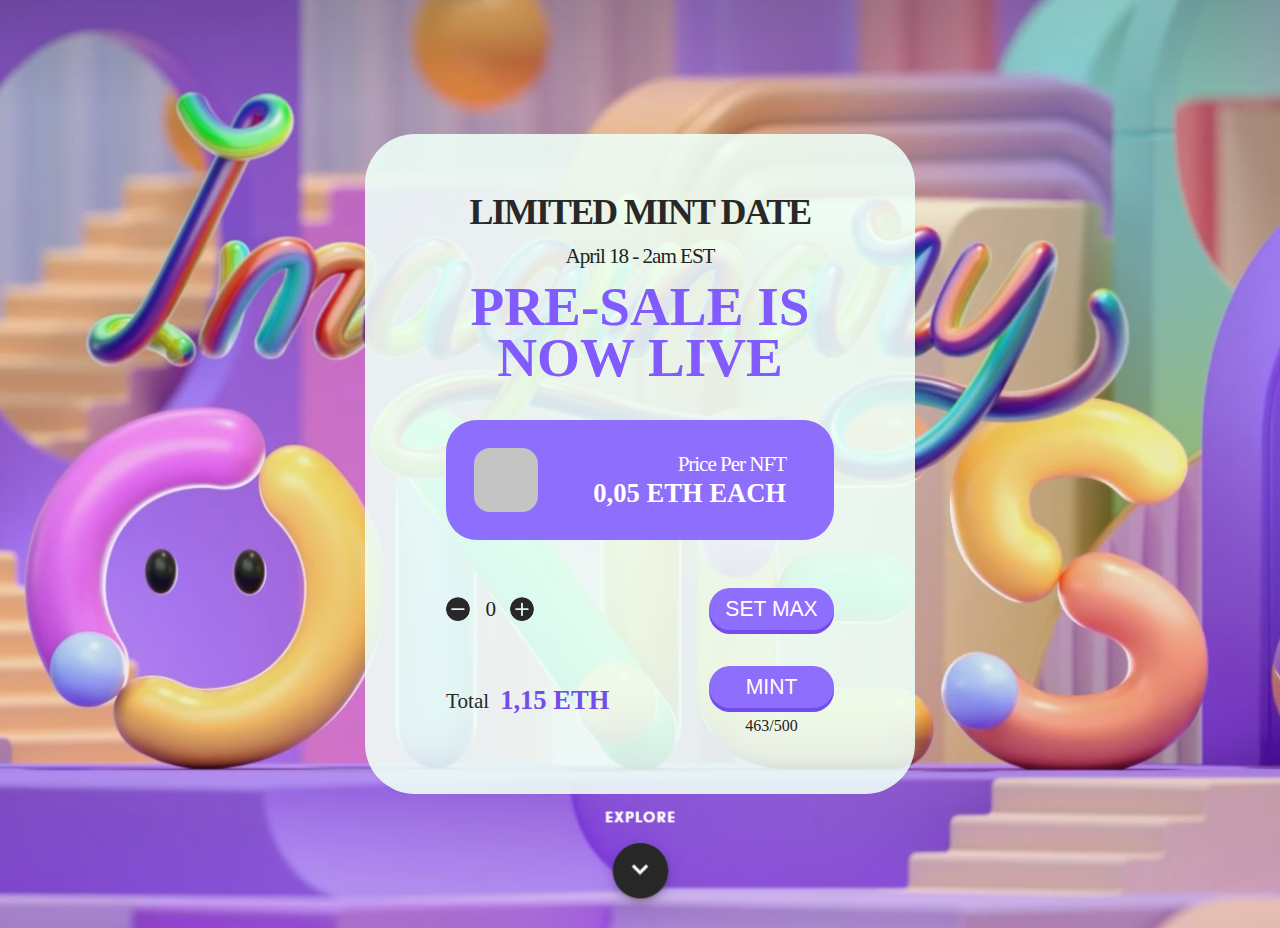
<file: index.html>
<!DOCTYPE html>
<html lang="en">
<head>
    <meta charset="UTF-8">
    <meta http-equiv="X-UA-Compatible" content="IE=edge">
    <meta name="viewport" content="width=device-width, initial-scale=1.0">
    <title>Imaginary Ones</title>
    <link rel="stylesheet" href="css/style.css">
    <link href="https://fonts.cdnfonts.com/css/gotham-pro" rel="stylesheet">
    <link href="https://fonts.cdnfonts.com/css/isidora-soft-alt" rel="stylesheet">
</head>
<body>
    <main>
        <div class="intro">
            <div class="wrapper">
                <p class="main__intro">LIMITED MINT DATE</p>
                <time class="time_text">April 18 - 2am EST</time>
                <p class="main__description">PRE-SALE IS <br>NOW LIVE</p>
                <div class="wrapper__flex">
                    <div class="wrapper__price__nft">
                        <div class="wrapper__logo__nft">
                        <p class="box__nft"></p>
                    </div>
                    <div class="wrapper__desc__nft">
                        <p class="price__description">Price Per NFT</p>
                        <p class="price__per-each">0,05 ETH EACH</p>
                    </div>
                    </div>
                </div>
                <div class="wrap__count">
                    <div class="wrapper__button__count">
                        <button onclick="DecrementClick()" class="count__minus count__button"></button> 
                        <p class="count" id="count__id">0</p>    
                        <button onclick="IncrementClick()" class="count__plus count__button"></button>
                    </div>
                     <div class="max-mint">
                        <button onclick="setMax()" class="set-max__button">SET MAX</button>
                    </div>
                </div>
                <div class="wrap__count__second">
                    <div class="wrapper__button__total">
                        <p class="total__text">Total </p>
                        <p class="ETH"><span id="total-eth">1,15</span> ETH</p>
                    </div>

                     <div class="max-mint">
                        <button onclick="mint()" class="set-max__button set__mint">MINT</button>
                        <br>
                        <p class="mint-count"><span id="js-mint">463</span>/500</p>
                    </div>
                </div>
            </div>
        </div>
    </main>
    <script src="js/main.js"></script>
</body>
</html>
</file>
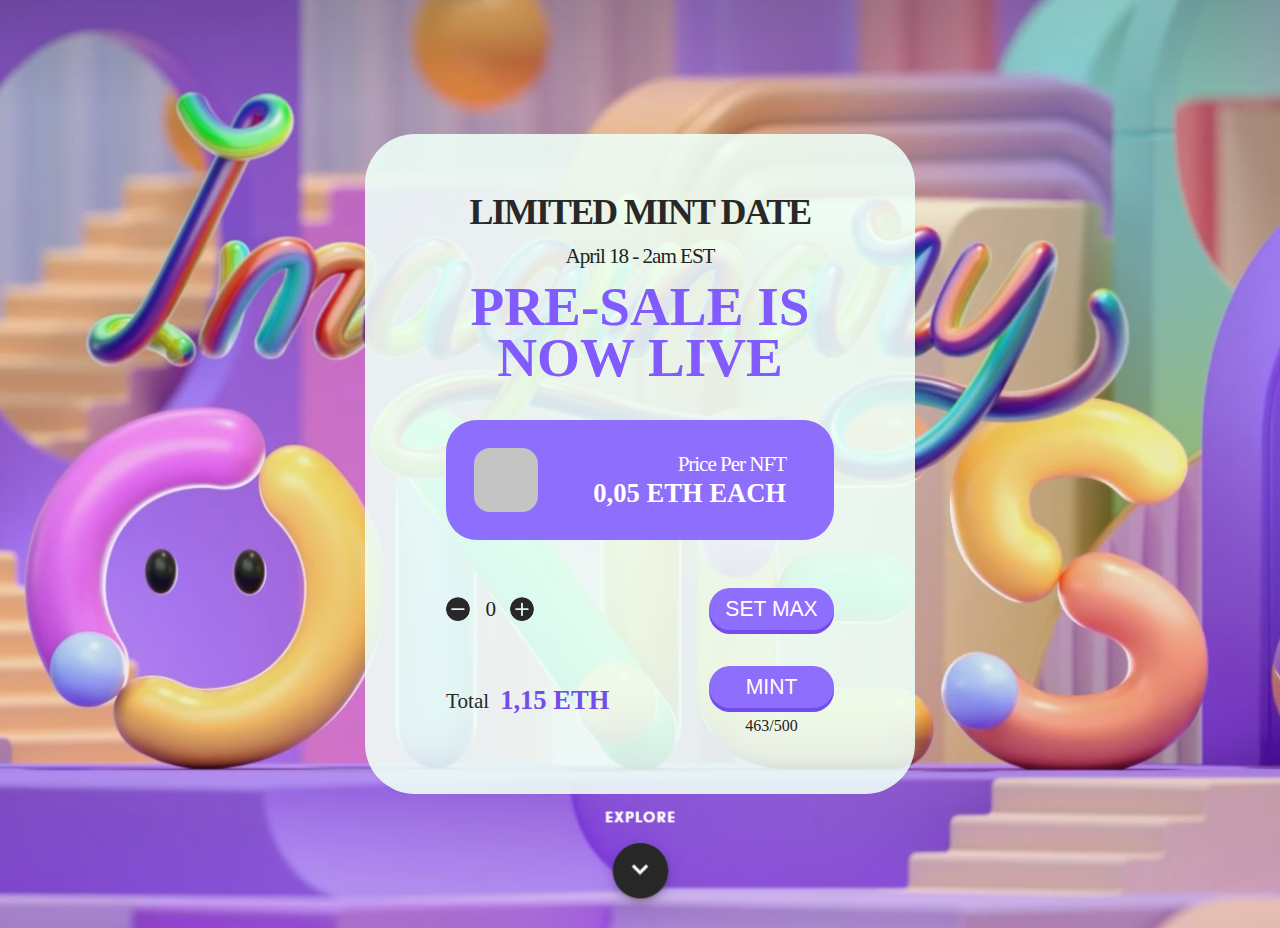
<file: html/index.html>
<!DOCTYPE html>
<html lang="en">
<head>
    <meta charset="UTF-8">
    <meta http-equiv="X-UA-Compatible" content="IE=edge">
    <meta name="viewport" content="width=device-width, initial-scale=1.0">
    <title>Imaginary Ones</title>
    <link rel="stylesheet" href="../css/style.css">
    <link href="http://fonts.cdnfonts.com/css/gotham-pro" rel="stylesheet">
    <link href="http://fonts.cdnfonts.com/css/isidora-soft-alt" rel="stylesheet">
</head>
<body>
    <main>
        <div class="intro">
            <div class="wrapper">
                <p class="main__intro">LIMITED MINT DATE</p>
                <time class="time_text">April 18 - 2am EST</time>
                <p class="main__description">PRE-SALE IS <br>NOW LIVE</p>
                <div class="wrapper__flex">
                    <div class="wrapper__price__nft">
                        <div class="wrapper__logo__nft">
                        <p class="box__nft"></p>
                    </div>
                    <div class="wrapper__desc__nft">
                        <p class="price__description">Price Per NFT</p>
                        <p class="price__per-each">0,05 ETH EACH</p>
                    </div>
                    </div>
                </div>
                <div class="wrap__count">
                    <div class="wrapper__button__count">
                        <button onclick="DecrementClick()" class="count__minus count__button"></button> 
                        <p class="count" id="count__id">0</p>    
                        <button onclick="IncrementClick()" class="count__plus count__button"></button>
                    </div>
                     <div class="max-mint">
                        <button onclick="setMax()" class="set-max__button">SET MAX</button>
                    </div>
                </div>
                <div class="wrap__count__second">
                    <div class="wrapper__button__total">
                        <p class="total__text">Total </p>
                        <p class="ETH"><span id="total-eth">1,15</span> ETH</p>
                    </div>

                     <div class="max-mint">
                        <button onclick="mint()" class="set-max__button set__mint">MINT</button>
                        <br>
                        <p class="mint-count"><span id="js-mint">463</span>/500</p>
                    </div>
                </div>

            </div>
        </div>
    </main>
    <script src="../js/main.js"></script>
</body>
</html>
</file>
<file: css/style.css>
html, body, div, span, applet, object, iframe,
h1, h2, h3, h4, h5, h6, p, blockquote, pre,
a, abbr, acronym, address, big, cite, code,
del, dfn, em, img, ins, kbd, q, s, samp,
small, strike, strong, sub, sup, tt, var,
b, u, i, center,
dl, dt, dd, ol, ul, li,
fieldset, form, label, legend,
table, caption, tbody, tfoot, thead, tr, th, td,
article, aside, canvas, details, embed,
figure, figcaption, footer, header, hgroup,
menu, nav, output, ruby, section, summary,
time, mark, audio, video {
  margin: 0;
	padding: 0;
	border: 0;
	font-size: 100%;
	font: inherit;
	vertical-align: baseline;
}

:focus {
    outline: 0;
}

/* HTML5 display-role reset for older browsers */
article, aside, details, figcaption, figure,
footer, header, hgroup, menu, nav, section {
	display: block;
}

body {
	line-height: 1;
}

ol, ul {
	list-style: none;
}

blockquote, q {
	quotes: none;
}

blockquote:before, blockquote:after,
q:before, q:after {
	content: '';
	content: none;
}

table {
	border-collapse: collapse;
	border-spacing: 0;
}

input[type=search]::-webkit-search-cancel-button,
input[type=search]::-webkit-search-decoration,
input[type=search]::-webkit-search-results-button,
input[type=search]::-webkit-search-results-decoration {
    -webkit-appearance: none;
    -moz-appearance: none;
}

input[type=search] {
    -webkit-appearance: none;
    -moz-appearance: none;
    -webkit-box-sizing: content-box;
    -moz-box-sizing: content-box;
    box-sizing: content-box;
}

textarea {
    overflow: auto;
    vertical-align: top;
    resize: vertical;
}

audio,
canvas,
video {
    display: inline-block;
    *display: inline;
    *zoom: 1;
    max-width: 100%;
}

audio:not([controls]) {
    display: none;
    height: 0;
}

[hidden] {
    display: none;
}

html {
    font-size: 100%; /* 1 */
    -webkit-text-size-adjust: 100%; /* 2 */
    -ms-text-size-adjust: 100%; /* 2 */
}

a:focus {
    outline: thin dotted;
}

a:active,
a:hover {
    outline: 0;
}

img {
    border: 0; /* 1 */
    -ms-interpolation-mode: bicubic; /* 2 */
}


figure {
    margin: 0;
}

form {
    margin: 0;
}


fieldset {
    border: 1px solid #c0c0c0;
    margin: 0 2px;
    padding: 0.35em 0.625em 0.75em;
}


legend {
    border: 0; /* 1 */
    padding: 0;
    white-space: normal; /* 2 */
    *margin-left: -7px; /* 3 */
}

button,
input,
select,
textarea {
    font-size: 100%; /* 1 */
    margin: 0; /* 2 */
    vertical-align: baseline; /* 3 */
    *vertical-align: middle; /* 3 */
}

button,
input {
    line-height: normal;
}

button,
select {
    text-transform: none;
}

button,
html input[type="button"], /* 1 */
input[type="reset"],
input[type="submit"] {
    -webkit-appearance: button; /* 2 */
    cursor: pointer; /* 3 */
    *overflow: visible;  /* 4 */
}

button[disabled],
html input[disabled] {
    cursor: default;
}

input[type="checkbox"],
input[type="radio"] {
    box-sizing: border-box; /* 1 */
    padding: 0; /* 2 */
    *height: 13px; /* 3 */
    *width: 13px; /* 3 */
}

input[type="search"] {
    -webkit-appearance: textfield; /* 1 */
    -moz-box-sizing: content-box;
    -webkit-box-sizing: content-box; /* 2 */
    box-sizing: content-box;
}

input[type="search"]::-webkit-search-cancel-button,
input[type="search"]::-webkit-search-decoration {
    -webkit-appearance: none;
}

button::-moz-focus-inner,
input::-moz-focus-inner {
    border: 0;
    padding: 0;
}

textarea {
    overflow: auto; /* 1 */
    vertical-align: top; /* 2 */
}

table {
    border-collapse: collapse;
    border-spacing: 0;
}

html,
button,
input,
select,
textarea {
    color: #222;
}

::-moz-selection {
    background: #b3d4fc;
    text-shadow: none;
}

::selection {
    background: #b3d4fc;
    text-shadow: none;
}

img {
    vertical-align: middle;
}

fieldset {
    border: 0;
    margin: 0;
    padding: 0;
}

textarea {
    resize: vertical;
}

.chromeframe {
    margin: 0.2em 0;
    background: #ccc;
    color: #000;
    padding: 0.2em 0;
}

@font-face {
    font-family: 'Gotham Pro', 'Isidora Soft';
    src: url("../fonts/gothampro_bold.ttf") format("truetype"), 
    url("../fonts/IsidoraSoft-SemiBold.ttf") format("truetype");
    font-style: normal;
    font-weight: normal;
    /* url("../fonts/gothampro.ttf") format("truetype"), */
}
/* main start*/

body {
    background: url("../img/background-full.png") no-repeat center;
    background-size: cover;
    font-family: 'Gotham Pro';
    font-weight: 400;
}

button{
    cursor: url("../img/svg/cursor.svg"), pointer;
}

.wrapper{
    max-width: 550px;
    height: 660px;
    margin: 134px auto;
    border-radius: 50px;
    background: rgba(238, 255, 247, 0.89);
    text-align: center;
}

.main__intro{
    font-weight: 700;
    font-size: 35.8776px;
    line-height: 34px;
    letter-spacing: -0.05em;
    color: #282829;
    padding-top: 61px;
    padding-bottom: 16.6px;
}

.time_text{
    font-size: 21.1586px;
    line-height: 20px;
    letter-spacing: -0.05em;
}

.wrapper__flex{
    padding-bottom: 38.24px;
}

.main__description{
    font-family: 'Isidora Soft';
    padding-top: 16.8px;
    font-weight: 700;
    font-size: 55.1962px;
    line-height: 91.46%;
    padding-bottom: 37.6px;
    max-width: 340px;
    color: #815BFE;
    margin: auto;
}

.wrapper__price__nft{
    margin-top: 134px;
    max-width: 388px;
    height: 120px;
    background: #8E6EFC;
    border-radius: 31px;
    margin: auto;
    color: #fff;
    display: flex;
    flex-wrap: wrap;
    justify-content: space-between;
}

.wrapper__desc__nft{
    padding-right: 20px;
}

.price__description{
    font-size: 21.1586px;
    line-height: 20px;
    letter-spacing: -0.05em;
    padding-right: 28px;
    padding-bottom: 6.7px;
    padding-top: 34px;
    text-align: right;
}

.price__per-each{
    font-weight: 900;
    font-size: 26.5816px;
    line-height: 25px;
    padding-right: 28px;
}

.box__nft{
    width: 64px;
    height: 64px;
    border-radius: 16px;
    margin: 28px 0 28px 28px;
    background: #C4C4C4;
}

.wrap__count{
    max-width: 388px;
    margin: auto;
    display: flex;
    flex-wrap: wrap;
    margin-top: 9px;
    justify-content: space-between;
}

.wrapper__button__count{
    display: flex;
    max-width: 150px;
    margin: auto;
    margin-left: 0;
}

.count__button{
    width: 24px;
    height: 24px;
    border-radius: 12px;
    border: none;
}

.count__minus{
    margin-right: 15.44px;
    background: url("../img/svg/button-minus.svg");
    
}

.count__plus{
    margin-left: 15.44px;
    background: url("../img/svg/button-plus.svg");
}

.count{
    font-size: 21.1586px;
    line-height: 20px;
    display: flex;
    align-items: center;
    letter-spacing: -0.05em;
}

.set-max__button{
    width: 125px;
    height: 42.32px;
    border-radius: 32.1978px;
    background: #8E6EFC;
    color: #FFFFFF;
    border: none;
    font-size: 21.1586px;
    line-height: 20px;
    align-items: center;
    box-shadow: 0px 4px #724DEB;
}

.set__mint{
    right: 0;
}

.wrap__count__second{
    max-width: 388px;
    margin: auto;
    display: flex;
    flex-wrap: wrap;
    margin-top: 36px;
    justify-content: space-between;
    align-items: center;
}

.wrapper__button__total{
    display: flex;
    margin-left: 0;
}

.total__text{
    font-size: 21.1586px;
    line-height: 20px;
    color: #282829;
    margin-left: 0;
    padding-top: 3px;
    margin-right: 11px;
}

.ETH{
    font-weight: 900;
    font-size: 26.5816px;
    line-height: 25px;
    color: #724DEC;
}

.mint-count{
    padding-top: 10px;
}

.count__button:active{
    opacity: .6;
}

.set-max__button:hover, 
.set__mint:hover{
    background: #EF8CEF;
    box-shadow: 0 4px #C653CF;
}

.set-max__button:active,
.set__mint:active{
    box-shadow: none;
    position: relative;
    top: 4px;
}


@media screen and (max-width: 355px) {
    body {
        background: url("../img/background-mobile.png") no-repeat center;
        background-size: cover;
    }

    .wrapper{
        max-width: 264px;
        height: 324px;
        border-radius: 20px;
    }

    .wrapper__flex{
        padding-bottom: 18px;
    }

    .wrapper__price__nft{
        max-width: 183.84px;
        height: 57px;
        border-radius: 14.7262px;
    }

    .wrapper__desc__nft{
        padding-right: 0;
    }

    /* .wrapper__button__count{
        max-width: 100px;
    } */

    .wrap__count{
        max-width: 184px;
        margin-top: 0;
        align-items: center;
    }

    .wrapper__button__count{
        max-width: 84px;
        height: 15px;
        margin-top: 0;
        margin-bottom: 0;
    
    }

    .wrap__count__second{
        margin-top: 19.92px;
        max-width: 184px;
    }

    .box__nft{
        width: 30px;
        height: 30px;
        border-radius: 7.60061px;
        margin: 13px 0 13px 13px;
    }

    .main__intro{
        font-size: 17.0432px;
        line-height: 16px;
        padding-top: 27px;
        padding-bottom: 10px;
    }

    .time_text{
        font-size: 15px;
        line-height: 14px;
    }

    .main__description{
        font-size: 26.2203px;
        line-height: 91.46%;
        padding-top: 10px;
        padding-bottom: 18px;
    }

    .price__description{
        font-size: 10.0511px;
        line-height: 10px;
        padding-right: 12.9px;
        padding-bottom: 2.67px;
        padding-top: 16.8px;
        text-align: right;
    }

    .price__per-each{
        font-size: 12.6273px;
        line-height: 12px;
        padding-right: 13px;

    }

    .count__button{
        width: 15px;
        height: 15px;
        border-radius: 7.5px;
        padding: 0;

    }

    .count{
        font-size: 15px;
        line-height: 14px;
    }

    .set-max__button{
        width: 59px;
        height: 20.1px;
        border-radius: 15.2952px;
        font-size: 10.0511px;
        line-height: 10px;
    }
    
    .total__text{
        font-size: 10.0511px;
        line-height: 10px;
        margin-right: 5.5px;
    }

    .ETH{
        font-size: 12.6273px;
        line-height: 12px;
    }

    .mint-count{
        font-size: 10px;
        line-height: 10px;
        padding: 8px 0 0 0;
    }

    .count__minus{
        background: url("../img/svg/button-minus-min.svg");
    }

    .count__plus{
        background: url("../img/svg/button-plus-min.svg");
    }
}
</file>
